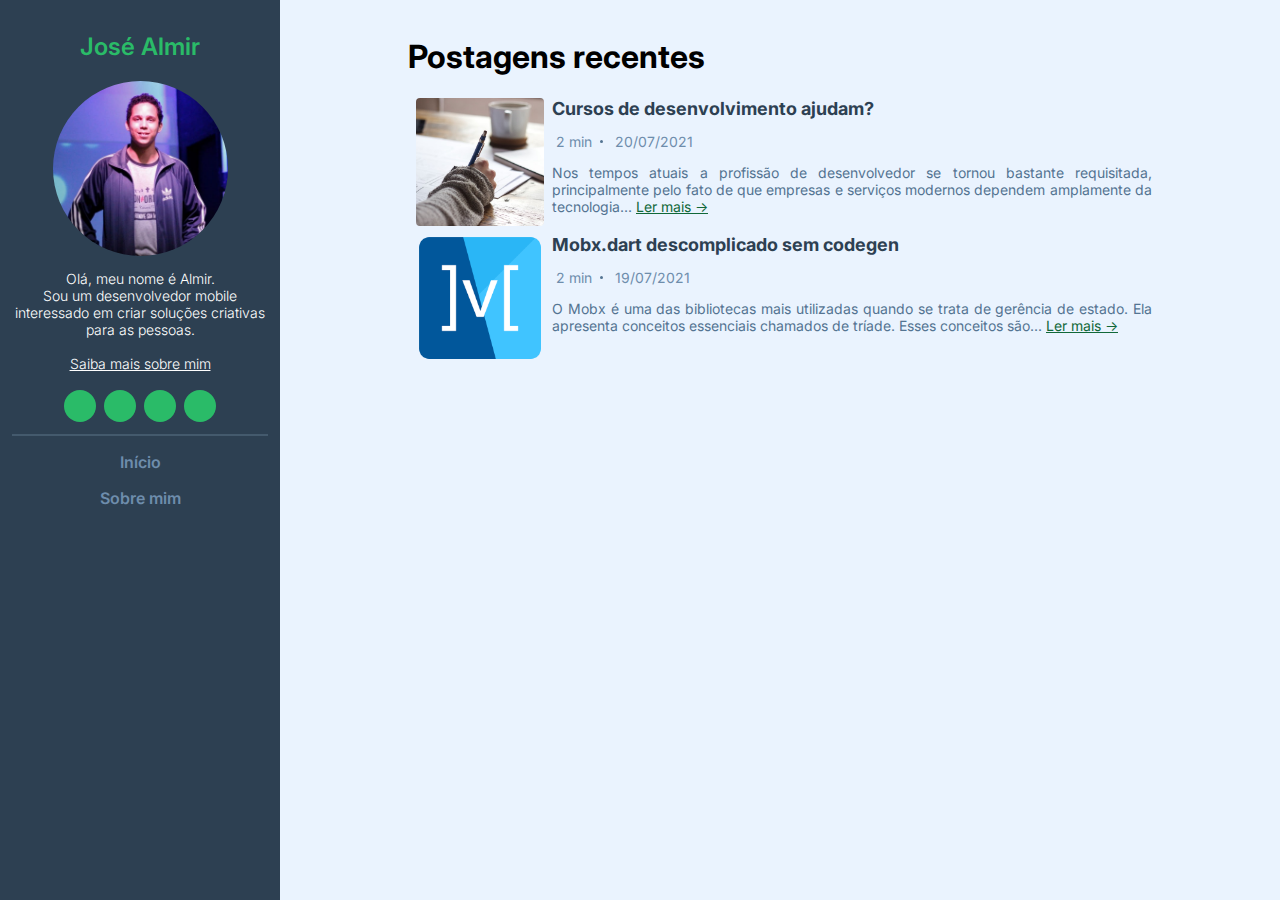
<file: index.html>
<!DOCTYPE html>
<html lang="pt-br">
  <head>
    <meta charset="UTF-8" />
    <meta http-equiv="X-UA-Compatible" content="IE=edge" />
    <meta name="viewport" content="width=device-width, initial-scale=1.0" />
    <link rel="shortcut icon" href="favicon.ico" type="image/x-icon" />
    <link rel="stylesheet" href="styles/main.css" />
    <link
      rel="stylesheet"
      href="https://cdnjs.cloudflare.com/ajax/libs/font-awesome/5.15.3/css/all.min.css"
      integrity="sha512-iBBXm8fW90+nuLcSKlbmrPcLa0OT92xO1BIsZ+ywDWZCvqsWgccV3gFoRBv0z+8dLJgyAHIhR35VZc2oM/gI1w=="
      crossorigin="anonymous"
      referrerpolicy="no-referrer"
    />
    <title>@jrcodev</title>
  </head>
  <body class="content">
    <div class="sidebar-wrapper"></div>
    <div class="navbar-wrapper"></div>

    <main class="main-wrapper">
      <article class="main-content">
        <h1>Postagens recentes</h1>
        <div>
          <div class="post">
            <img
              src="/images/2021-07-20/thumb.jpg"
              style="object-fit: cover"
              alt="Photo by Green Chameleon on Unsplash"
              title="Photo by Green Chameleon on Unsplash"
              height="128px"
              width="128px"
            />
            <div class="post-description">
              <a
                href="2021-07-20-cursos-de-desenvolvimento-ajudam-opiniao.html"
                class="post-title"
                >Cursos de desenvolvimento ajudam?</a
              >
              <div class="article-metadata">
                <div class="time">
                  <i class="fas fa-clock"></i>
                  <p>2 min</p>
                </div>
                <div class="date">
                  <i class="fas fa-calendar-alt"></i>
                  <p>20/07/2021</p>
                </div>
              </div>
              <span class="post-description">
                Nos tempos atuais a profissão de desenvolvedor se tornou
                bastante requisitada, principalmente pelo fato de que empresas e
                serviços modernos dependem amplamente da tecnologia...
              </span>
              <a
                title="Ler mais"
                href="2021-07-20-cursos-de-desenvolvimento-ajudam-opiniao.html"
                class="read-more"
                >Ler mais →</a
              >
            </div>
          </div>
          <div class="post">
            <img
              src="/images/2021-07-19/mobx.png"
              alt="MobX"
              height="128px"
              width="128px"
            />
            <div class="post-description">
              <a
                href="2021-07-19-mobx-descomplicado-sem-codegen.html"
                class="post-title"
                >Mobx.dart descomplicado sem codegen</a
              >
              <div class="article-metadata">
                <div class="time">
                  <i class="fas fa-clock"></i>
                  <p>2 min</p>
                </div>
                <div class="date">
                  <i class="fas fa-calendar-alt"></i>
                  <p>19/07/2021</p>
                </div>
              </div>
              <span class="post-description">
                O Mobx é uma das bibliotecas mais utilizadas quando se trata de
                gerência de estado. Ela apresenta conceitos essenciais chamados
                de tríade. Esses conceitos são...
              </span>
              <a
                title="Ler mais"
                href="2021-07-19-mobx-descomplicado-sem-codegen.html"
                class="read-more"
                >Ler mais →</a
              >
            </div>
          </div>
        </div>
      </article>
    </main>
    <script src="scripts/jquery-3.6.0.min.js"></script>
    <script src="scripts/main.js"></script>
  </body>
</html>
</file>
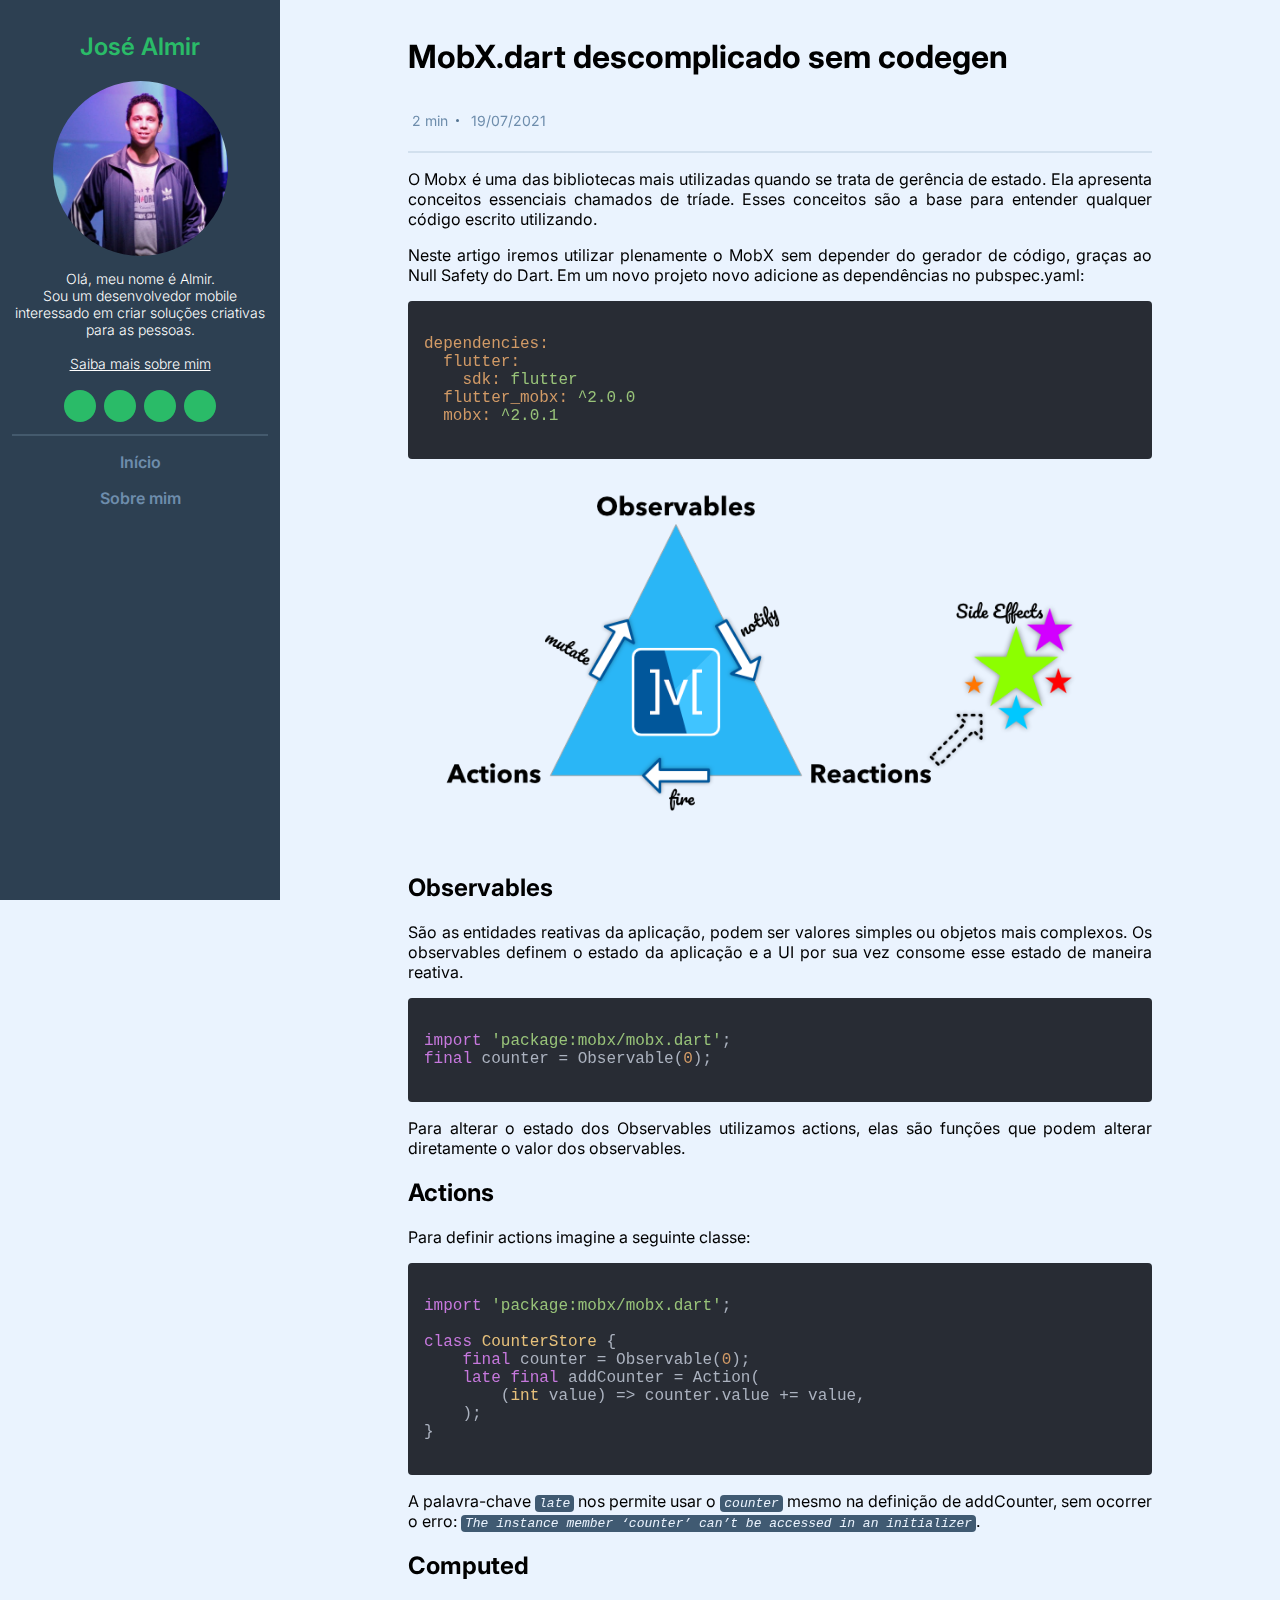
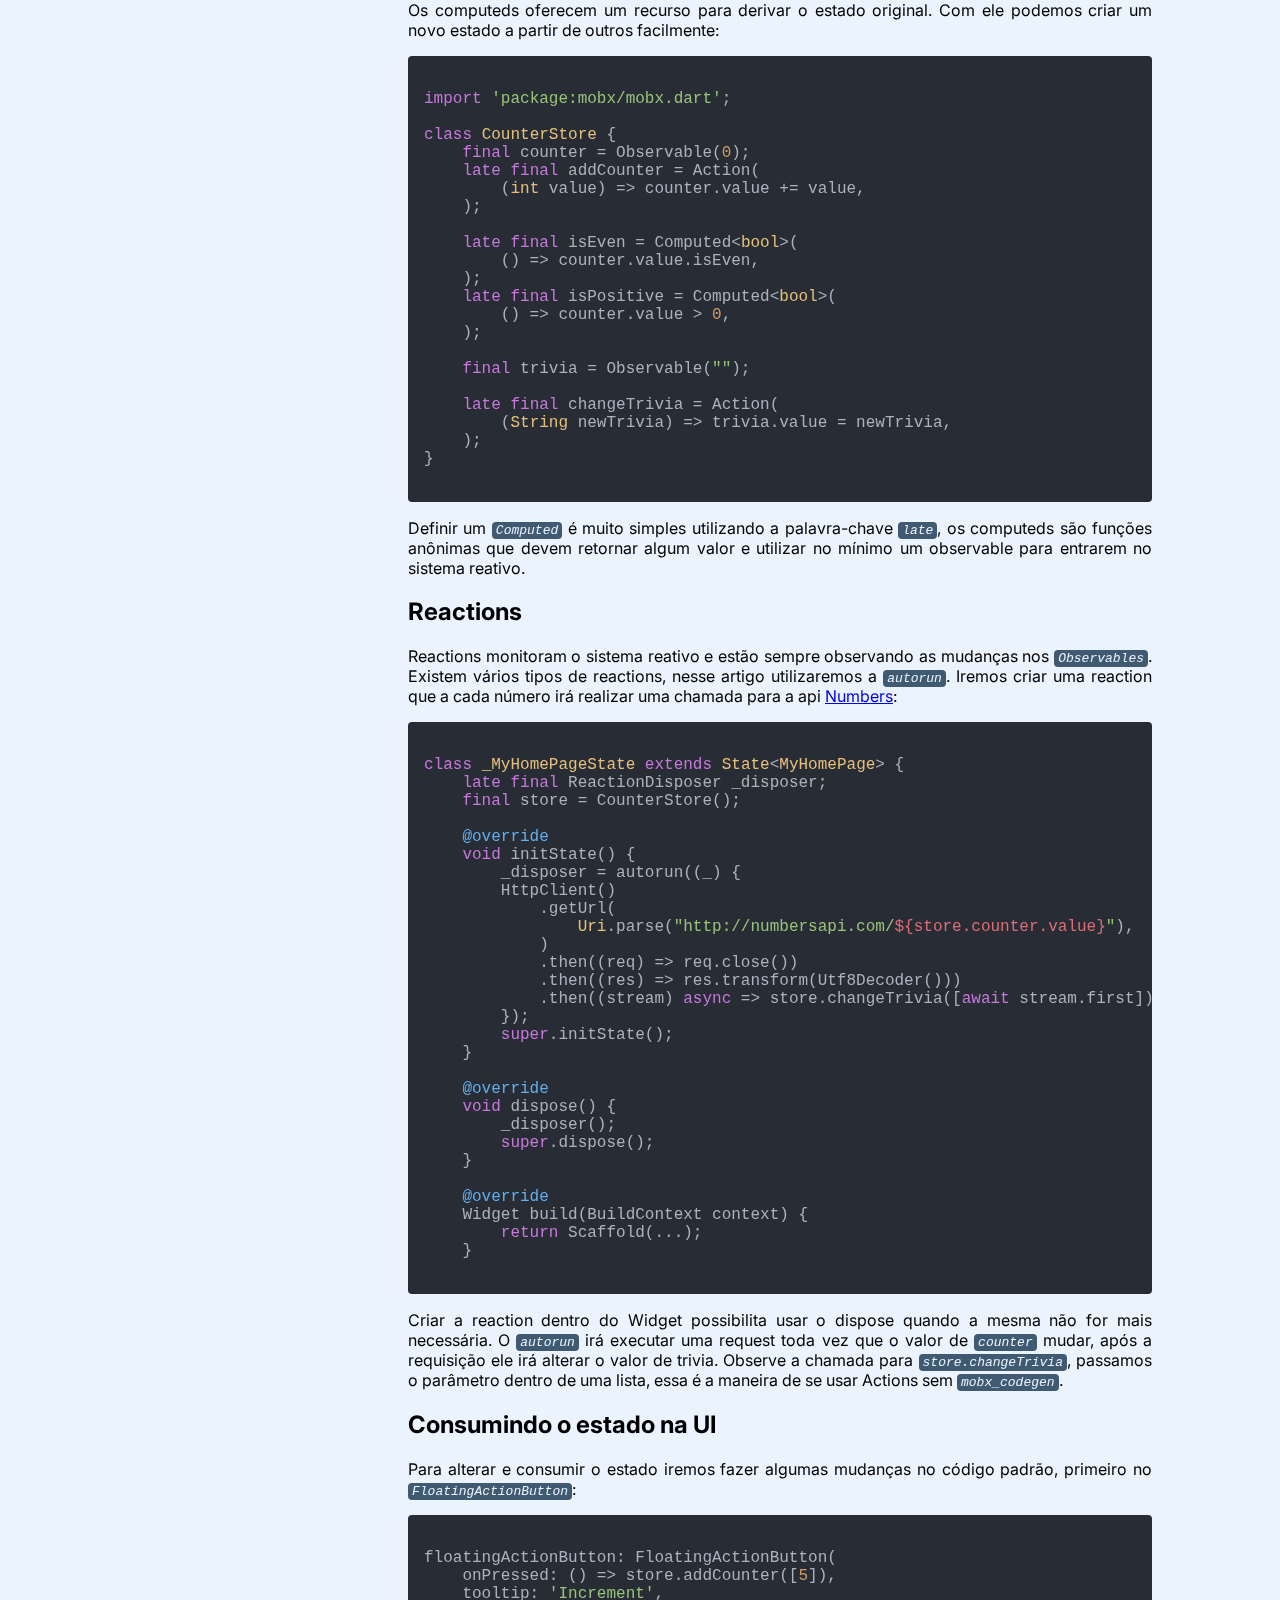
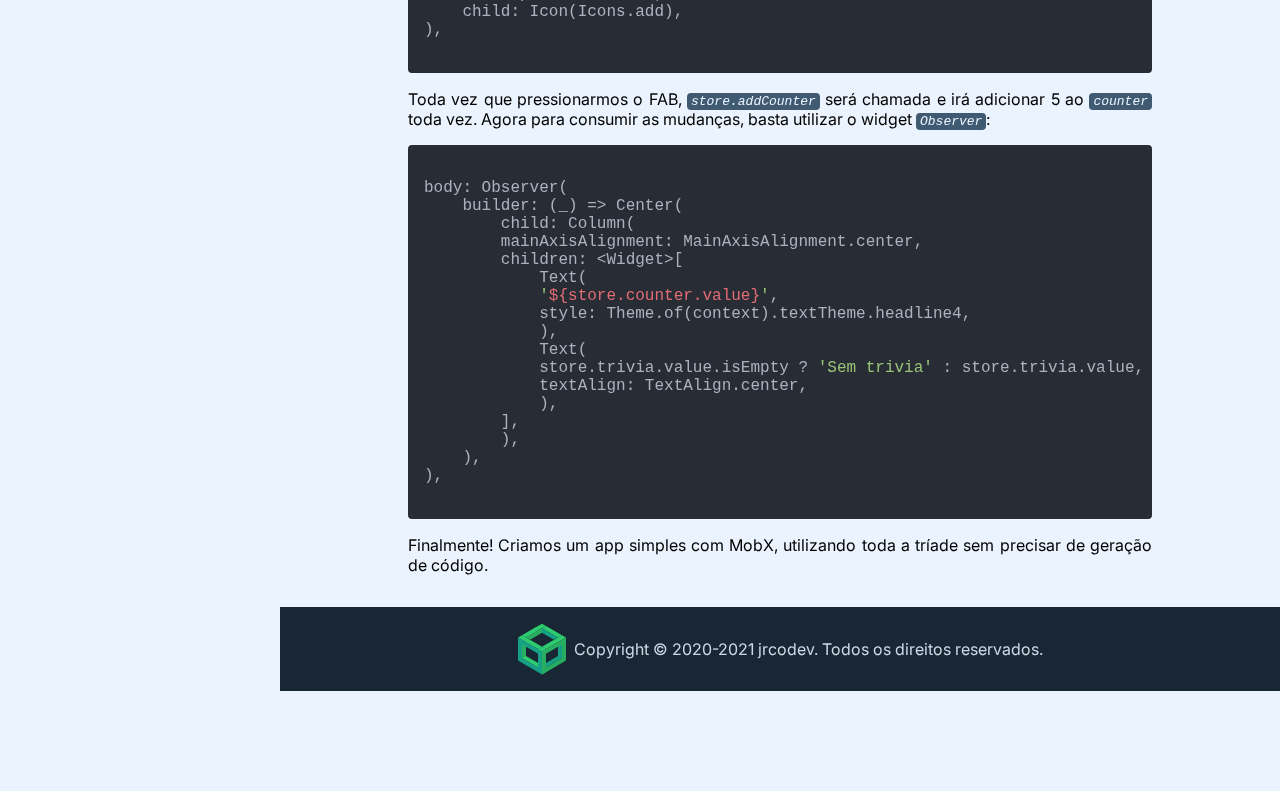
<file: 2021-07-19-mobx-descomplicado-sem-codegen.html>
<!DOCTYPE html>
<html lang="pt-br">
  <head>
    <meta charset="UTF-8" />
    <meta http-equiv="X-UA-Compatible" content="IE=edge" />
    <meta name="viewport" content="width=device-width, initial-scale=1.0" />
    <meta
      name="description"
      content="O Mobx é uma das bibliotecas mais utilizadas quando se trata de
    gerência de estado. Ela apresenta conceitos essenciais chamados de
    tríade. Esses conceitos são a base para entender qualquer código
    escrito utilizando."
    />
    <meta name="keywords" content="mobx,flutter,dart,mobile">
    <link rel="shortcut icon" href="favicon.ico" type="image/x-icon" />
    <link rel="stylesheet" href="styles/main.css" />
    <link
      rel="stylesheet"
      href="https://cdnjs.cloudflare.com/ajax/libs/font-awesome/5.15.3/css/all.min.css"
      integrity="sha512-iBBXm8fW90+nuLcSKlbmrPcLa0OT92xO1BIsZ+ywDWZCvqsWgccV3gFoRBv0z+8dLJgyAHIhR35VZc2oM/gI1w=="
      crossorigin="anonymous"
      referrerpolicy="no-referrer"
    />
    <link rel="stylesheet" href="styles/atom-one-dark.min.css" />
    <title>MobX.dart descomplicado sem codegen - @jrcodev</title>
  </head>
  <body class="content">
    <div class="sidebar-wrapper"></div>
    <div class="navbar-wrapper"></div>
    <main class="main-wrapper">
      <article class="main-content">
        <h1>MobX.dart descomplicado sem codegen</h1>
        <div class="article-metadata">
          <div class="time">
            <i class="fas fa-clock"></i>
            <p>2 min</p>
          </div>
          <div class="date">
            <i class="fas fa-calendar-alt"></i>
            <p>19/07/2021</p>
          </div>
        </div>
        <hr />
        <p>
          O Mobx é uma das bibliotecas mais utilizadas quando se trata de
          gerência de estado. Ela apresenta conceitos essenciais chamados de
          tríade. Esses conceitos são a base para entender qualquer código
          escrito utilizando.
        </p>
        <p>
          Neste artigo iremos utilizar plenamente o MobX sem depender do gerador
          de código, graças ao Null Safety do Dart. Em um novo projeto novo
          adicione as dependências no pubspec.yaml:
        </p>
        <pre><code>
dependencies:
  flutter:
    sdk: flutter
  flutter_mobx: ^2.0.0
  mobx: ^2.0.1
        </code></pre>
        <img
          src="/images/2021-07-19/mobx-triad-1024e4f4e0ff0ce3e27a2da8e36ab3a4.png"
          alt="Mobx Tríade"
          class="image"
        />
        <h2>Observables</h2>
        <p>
          São as entidades reativas da aplicação, podem ser valores simples ou
          objetos mais complexos. Os observables definem o estado da aplicação e
          a UI por sua vez consome esse estado de maneira reativa.
        </p>
        <pre><code class="language-dart">
import 'package:mobx/mobx.dart';
final counter = Observable(0);
        </code></pre>
        <p>
          Para alterar o estado dos Observables utilizamos actions, elas são
          funções que podem alterar diretamente o valor dos observables.
        </p>
        <h2>Actions</h2>
        <p>Para definir actions imagine a seguinte classe:</p>
        <pre><code class="language-dart">
import 'package:mobx/mobx.dart';

class CounterStore {
    final counter = Observable(0);
    late final addCounter = Action(
        (int value) => counter.value += value,
    );
}
        </code></pre>
        <p>
          A palavra-chave <em>late</em> nos permite usar o
          <em>counter</em> mesmo na definição de addCounter, sem ocorrer o erro:
          <em
            >The instance member ‘counter’ can’t be accessed in an
            initializer</em
          >.
        </p>
        <h2>Computed</h2>
        <p>
          Os computeds oferecem um recurso para derivar o estado original. Com
          ele podemos criar um novo estado a partir de outros facilmente:
        </p>
        <pre><code class="language-dart">
import 'package:mobx/mobx.dart';

class CounterStore {
    final counter = Observable(0);
    late final addCounter = Action(
        (int value) => counter.value += value,
    );

    late final isEven = Computed&lt;bool&gt;(
        () => counter.value.isEven,
    );
    late final isPositive = Computed&lt;bool&gt;(
        () => counter.value > 0,
    );
    
    final trivia = Observable("");

    late final changeTrivia = Action(
        (String newTrivia) => trivia.value = newTrivia,
    );
}
        </code></pre>
        <p>
          Definir um <em>Computed</em> é muito simples utilizando a
          palavra-chave <em>late</em>, os computeds são funções anônimas que
          devem retornar algum valor e utilizar no mínimo um observable para
          entrarem no sistema reativo.
        </p>
        <h2>Reactions</h2>
        <p>
          Reactions monitoram o sistema reativo e estão sempre observando as
          mudanças nos <em>Observables</em>. Existem vários tipos de reactions,
          nesse artigo utilizaremos a <em>autorun</em>. Iremos criar uma
          reaction que a cada número irá realizar uma chamada para a api
          <a href="http://numbersapi.com/">Numbers</a>:
        </p>
        <pre><code class="language-dart">
class _MyHomePageState extends State&lt;MyHomePage&gt; {
    late final ReactionDisposer _disposer;
    final store = CounterStore();
    
    @override
    void initState() {
        _disposer = autorun((_) {
        HttpClient()
            .getUrl(
                Uri.parse("http://numbersapi.com/${store.counter.value}"),
            )
            .then((req) => req.close())
            .then((res) => res.transform(Utf8Decoder()))
            .then((stream) async => store.changeTrivia([await stream.first]));
        });
        super.initState();
    }
    
    @override
    void dispose() {
        _disposer();
        super.dispose();
    }
    
    @override
    Widget build(BuildContext context) {
        return Scaffold(...);
    }
        </code></pre>
        <p>
          Criar a reaction dentro do Widget possibilita usar o dispose quando a
          mesma não for mais necessária. O <em>autorun</em> irá executar uma
          request toda vez que o valor de <em>counter</em> mudar, após a
          requisição ele irá alterar o valor de trivia. Observe a chamada para
          <em>store.changeTrivia</em>, passamos o parâmetro dentro de uma lista,
          essa é a maneira de se usar Actions sem <em>mobx_codegen</em>.
        </p>
        <h2>Consumindo o estado na UI</h2>
        <p>
          Para alterar e consumir o estado iremos fazer algumas mudanças no
          código padrão, primeiro no <em>FloatingActionButton</em>:
        </p>
        <pre><code class="language-dart">
floatingActionButton: FloatingActionButton(
    onPressed: () => store.addCounter([5]),
    tooltip: 'Increment',
    child: Icon(Icons.add),
),
        </code></pre>
        <p>
          Toda vez que pressionarmos o FAB, <em>store.addCounter</em> será
          chamada e irá adicionar 5 ao <em>counter</em> toda vez. Agora para
          consumir as mudanças, basta utilizar o widget <em>Observer</em>:
        </p>
        <pre><code class="language-dart">
body: Observer(
    builder: (_) => Center(
        child: Column(
        mainAxisAlignment: MainAxisAlignment.center,
        children: &lt;Widget&gt;[
            Text(
            '${store.counter.value}',
            style: Theme.of(context).textTheme.headline4,
            ),
            Text(
            store.trivia.value.isEmpty ? 'Sem trivia' : store.trivia.value,
            textAlign: TextAlign.center,
            ),
        ],
        ),
    ),
),
        </code></pre>
        <p>
          Finalmente! Criamos um app simples com MobX, utilizando toda a tríade
          sem precisar de geração de código.
        </p>
      </article>
      <div class="footer-wrapper"></div>
    </main>
    <div class="arrow-up-wrapper"></div>
    <script src="scripts/jquery-3.6.0.min.js"></script>
    <script src="scripts/highlight.min.js"></script>
    <script src="scripts/main.js"></script>
    <script>
      hljs.highlightAll();
    </script>
  </body>
</html>
</file>
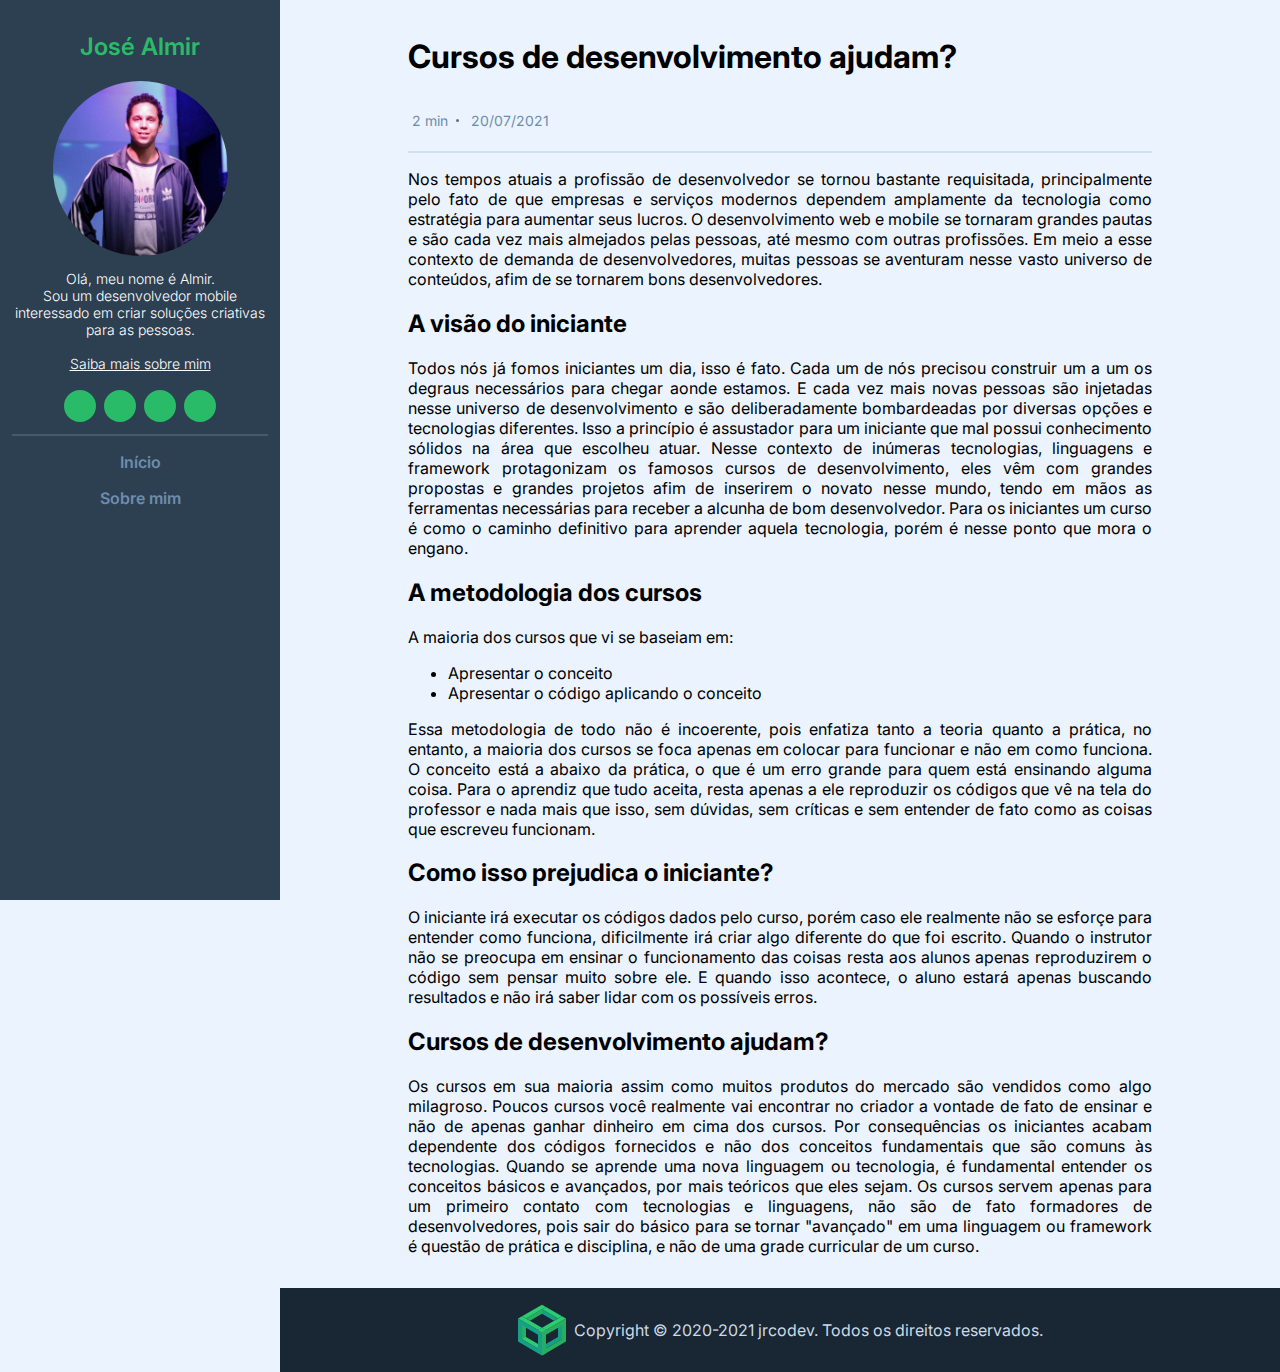
<file: 2021-07-20-cursos-de-desenvolvimento-ajudam-opiniao.html>
<!DOCTYPE html>
<html lang="pt-br">
  <head>
    <meta charset="UTF-8" />
    <meta http-equiv="X-UA-Compatible" content="IE=edge" />
    <meta name="viewport" content="width=device-width, initial-scale=1.0" />
    <link rel="shortcut icon" href="./favicon.ico" type="image/x-icon" />
    <meta
      name="description"
      content="Nos tempos atuais a profissão de desenvolvedor se tornou bastante
    requisitada, principalmente pelo fato de que empresas e serviços
    modernos dependem amplamente da tecnologia como estratégia para
    aumentar seus lucros. O desenvolvimento web e mobile se tornaram
    grandes pautas e são cada vez mais almejados pelas pessoas, até mesmo
    com outras profissões. Em meio a esse contexto de demanda de
    desenvolvedores, muitas pessoas se aventuram nesse vasto universo de
    conteúdos, afim de se tornarem bons desenvolvedores."
    />
    <meta name="keywords" content="cursos,programação,desenvolvimento">
    <link rel="stylesheet" href="styles/main.css" />
    <link
      rel="stylesheet"
      href="https://cdnjs.cloudflare.com/ajax/libs/font-awesome/5.15.3/css/all.min.css"
      integrity="sha512-iBBXm8fW90+nuLcSKlbmrPcLa0OT92xO1BIsZ+ywDWZCvqsWgccV3gFoRBv0z+8dLJgyAHIhR35VZc2oM/gI1w=="
      crossorigin="anonymous"
      referrerpolicy="no-referrer"
    />
    <link rel="stylesheet" href="styles/atom-one-dark.min.css" />
    <title>Cursos de desenvolvimento ajudam? - @jrcodev</title>
  </head>
  <body class="content">
    <div class="sidebar-wrapper"></div>
    <div class="navbar-wrapper"></div>
    <main class="main-wrapper">
      <article class="main-content">
        <h1>Cursos de desenvolvimento ajudam?</h1>
        <div class="article-metadata">
          <div class="time">
            <i class="fas fa-clock"></i>
            <p>2 min</p>
          </div>
          <div class="date">
            <i class="fas fa-calendar-alt"></i>
            <p>20/07/2021</p>
          </div>
        </div>
        <hr />
        <p>
          Nos tempos atuais a profissão de desenvolvedor se tornou bastante
          requisitada, principalmente pelo fato de que empresas e serviços
          modernos dependem amplamente da tecnologia como estratégia para
          aumentar seus lucros. O desenvolvimento web e mobile se tornaram
          grandes pautas e são cada vez mais almejados pelas pessoas, até mesmo
          com outras profissões. Em meio a esse contexto de demanda de
          desenvolvedores, muitas pessoas se aventuram nesse vasto universo de
          conteúdos, afim de se tornarem bons desenvolvedores.
        </p>
        <h2>A visão do iniciante</h2>
        <p>
          Todos nós já fomos iniciantes um dia, isso é fato. Cada um de nós
          precisou construir um a um os degraus necessários para chegar aonde
          estamos. E cada vez mais novas pessoas são injetadas nesse universo de
          desenvolvimento e são deliberadamente bombardeadas por diversas opções
          e tecnologias diferentes. Isso a princípio é assustador para um
          iniciante que mal possui conhecimento sólidos na área que escolheu
          atuar. Nesse contexto de inúmeras tecnologias, linguagens e framework
          protagonizam os famosos cursos de desenvolvimento, eles vêm com
          grandes propostas e grandes projetos afim de inserirem o novato nesse
          mundo, tendo em mãos as ferramentas necessárias para receber a alcunha
          de bom desenvolvedor. Para os iniciantes um curso é como o caminho
          definitivo para aprender aquela tecnologia, porém é nesse ponto que
          mora o engano.
        </p>
        <h2>A metodologia dos cursos</h2>
        <p>A maioria dos cursos que vi se baseiam em:</p>
        <ul>
          <li>Apresentar o conceito</li>
          <li>Apresentar o código aplicando o conceito</li>
        </ul>
        <p>
          Essa metodologia de todo não é incoerente, pois enfatiza tanto a
          teoria quanto a prática, no entanto, a maioria dos cursos se foca
          apenas em colocar para funcionar e não em como funciona. O conceito
          está a abaixo da prática, o que é um erro grande para quem está
          ensinando alguma coisa. Para o aprendiz que tudo aceita, resta apenas
          a ele reproduzir os códigos que vê na tela do professor e nada mais
          que isso, sem dúvidas, sem críticas e sem entender de fato como as
          coisas que escreveu funcionam.
        </p>
        <h2>Como isso prejudica o iniciante?</h2>
        <p>
          O iniciante irá executar os códigos dados pelo curso, porém caso ele
          realmente não se esforçe para entender como funciona, dificilmente irá
          criar algo diferente do que foi escrito. Quando o instrutor não se
          preocupa em ensinar o funcionamento das coisas resta aos alunos apenas
          reproduzirem o código sem pensar muito sobre ele. E quando isso
          acontece, o aluno estará apenas buscando resultados e não irá saber
          lidar com os possíveis erros.
        </p>
        <h2>Cursos de desenvolvimento ajudam?</h2>
        <p>
          Os cursos em sua maioria assim como muitos produtos do mercado são
          vendidos como algo milagroso. Poucos cursos você realmente vai
          encontrar no criador a vontade de fato de ensinar e não de apenas
          ganhar dinheiro em cima dos cursos. Por consequências os iniciantes
          acabam dependente dos códigos fornecidos e não dos conceitos
          fundamentais que são comuns às tecnologias. Quando se aprende uma nova
          linguagem ou tecnologia, é fundamental entender os conceitos básicos e
          avançados, por mais teóricos que eles sejam. Os cursos servem apenas
          para um primeiro contato com tecnologias e linguagens, não são de fato
          formadores de desenvolvedores, pois sair do básico para se tornar
          "avançado" em uma linguagem ou framework é questão de prática e
          disciplina, e não de uma grade curricular de um curso.
        </p>
      </article>
      <div class="footer-wrapper"></div>
    </main>
    <div class="arrow-up-wrapper"></div>
    <script src="scripts/jquery-3.6.0.min.js"></script>
    <script src="scripts/highlight.min.js"></script>
    <script src="scripts/main.js"></script>
    <script>
      hljs.highlightAll();
    </script>
  </body>
</html>
</file>
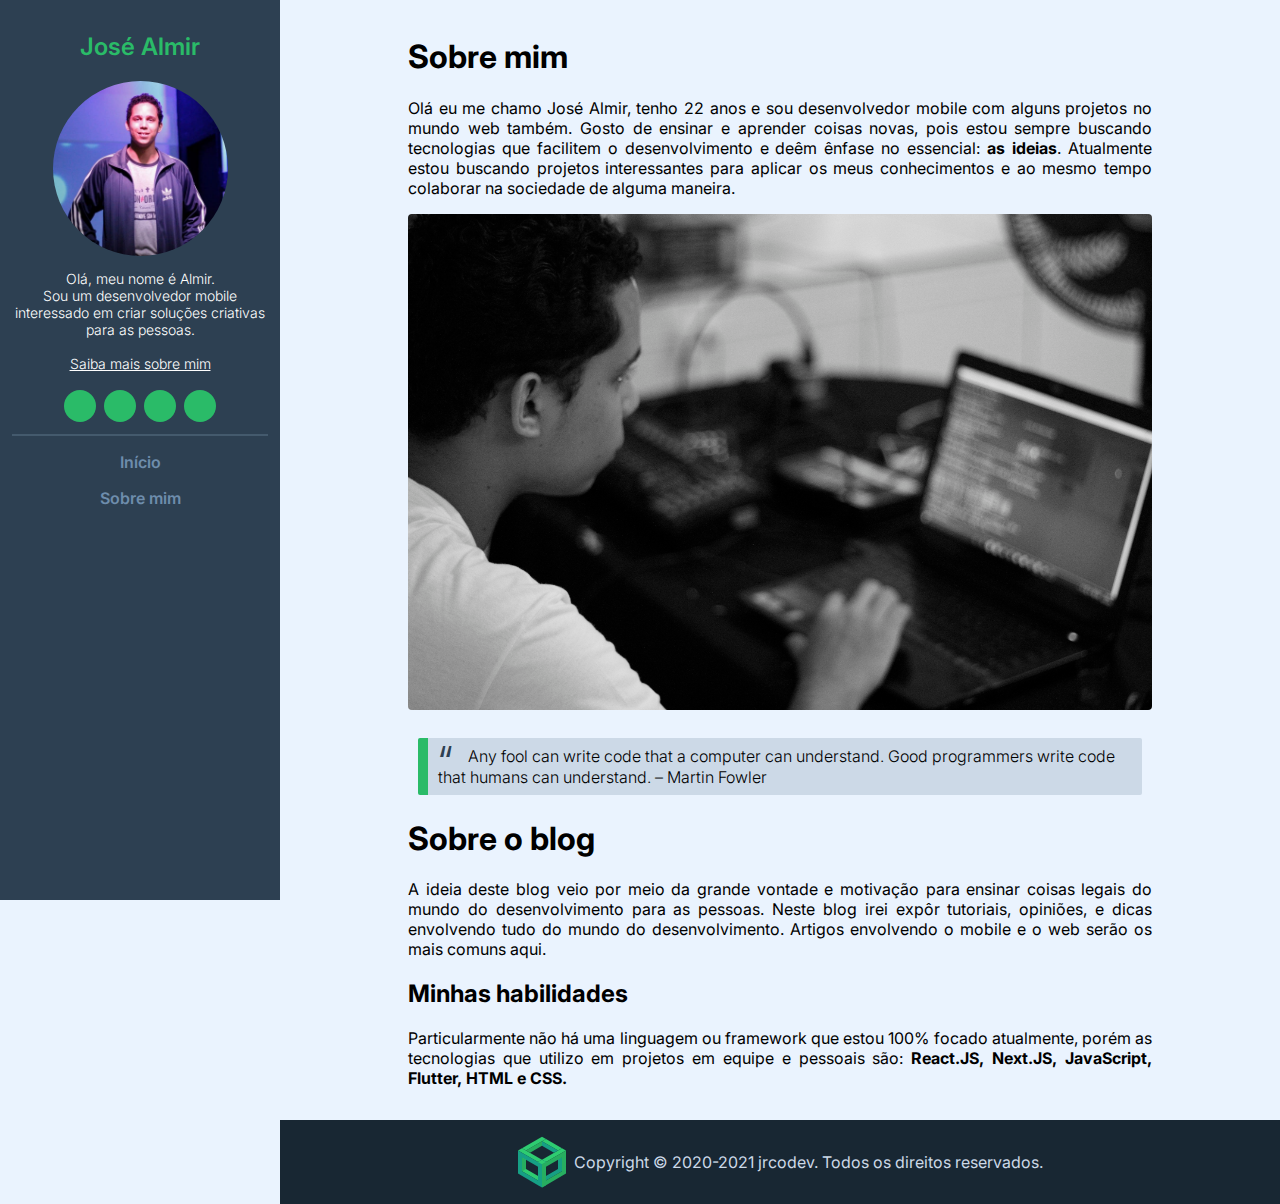
<file: about.html>
<!DOCTYPE html>
<html lang="pt-br">
  <head>
    <meta charset="UTF-8" />
    <meta http-equiv="X-UA-Compatible" content="IE=edge" />
    <meta name="viewport" content="width=device-width, initial-scale=1.0" />
    <link rel="shortcut icon" href="favicon.ico" type="image/x-icon" />
    <link rel="stylesheet" href="styles/main.css" />
    <link
      rel="stylesheet"
      href="https://cdnjs.cloudflare.com/ajax/libs/font-awesome/5.15.3/css/all.min.css"
      integrity="sha512-iBBXm8fW90+nuLcSKlbmrPcLa0OT92xO1BIsZ+ywDWZCvqsWgccV3gFoRBv0z+8dLJgyAHIhR35VZc2oM/gI1w=="
      crossorigin="anonymous"
      referrerpolicy="no-referrer"
    />
    <title>@jrcodev/sobre</title>
  </head>
  <body class="content">
    <div class="sidebar-wrapper"></div>
    <div class="navbar-wrapper"></div>
    <main class="main-wrapper">
      <article class="main-content about-section">
        <h1>Sobre mim</h1>
        <p>
          Olá eu me chamo José Almir, tenho 22 anos e sou desenvolvedor mobile
          com alguns projetos no mundo web também. Gosto de ensinar e aprender
          coisas novas, pois estou sempre buscando tecnologias que facilitem o
          desenvolvimento e deêm ênfase no essencial:
          <strong>as ideias</strong>. Atualmente estou buscando projetos
          interessantes para aplicar os meus conhecimentos e ao mesmo tempo
          colaborar na sociedade de alguma maneira.
        </p>
        <img src="/images/banner2.jpg" alt="Banner" class="image" />
        <blockquote>
          Any fool can write code that a computer can understand. Good
          programmers write code that humans can understand. – Martin Fowler
        </blockquote>
        <h1>Sobre o blog</h1>
        <p>
          A ideia deste blog veio por meio da grande vontade e motivação para
          ensinar coisas legais do mundo do desenvolvimento para as pessoas.
          Neste blog irei expôr tutoriais, opiniões, e dicas envolvendo tudo do
          mundo do desenvolvimento. Artigos envolvendo o mobile e o web serão os
          mais comuns aqui.
        </p>
        <h2>Minhas habilidades</h2>
        <p>
          Particularmente não há uma linguagem ou framework que estou 100%
          focado atualmente, porém as tecnologias que utilizo em projetos em
          equipe e pessoais são:
          <strong>React.JS, Next.JS, JavaScript, Flutter, HTML e CSS.</strong>
        </p>
      </article>

      <div class="footer-wrapper"></div>
    </main>
    <div class="arrow-up-wrapper"></div>
    <script src="scripts/jquery-3.6.0.min.js"></script>
    <script src="scripts/main.js"></script>
  </body>
</html>
</file>
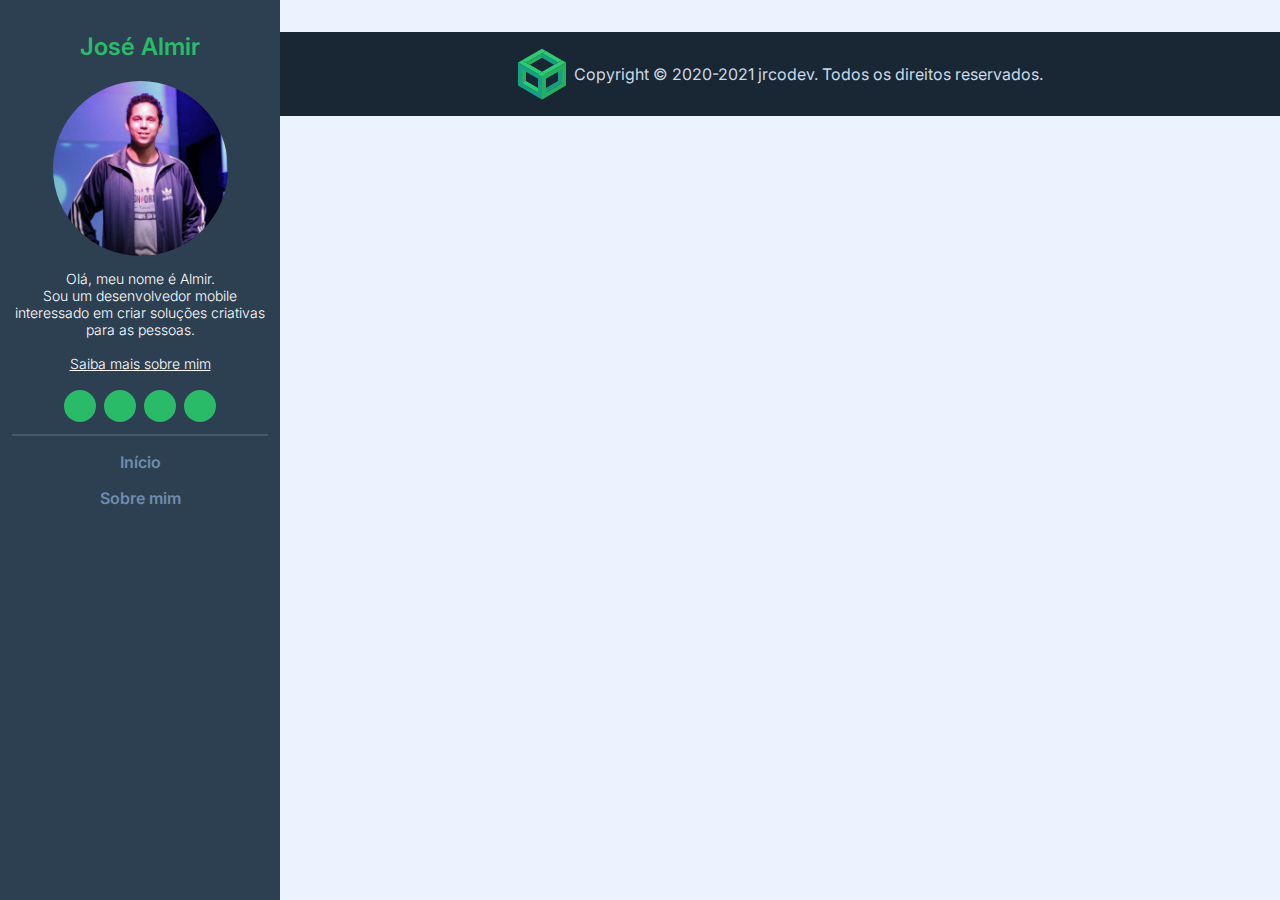
<file: blog-template.html>
<!DOCTYPE html>
<html lang="pt-br">
  <head>
    <meta charset="UTF-8" />
    <meta http-equiv="X-UA-Compatible" content="IE=edge" />
    <meta name="viewport" content="width=device-width, initial-scale=1.0" />
    <link rel="shortcut icon" href="favicon.ico" type="image/x-icon" />
    <link rel="stylesheet" href="styles/main.css" />
    <link
      rel="stylesheet"
      href="https://cdnjs.cloudflare.com/ajax/libs/font-awesome/5.15.3/css/all.min.css"
      integrity="sha512-iBBXm8fW90+nuLcSKlbmrPcLa0OT92xO1BIsZ+ywDWZCvqsWgccV3gFoRBv0z+8dLJgyAHIhR35VZc2oM/gI1w=="
      crossorigin="anonymous"
      referrerpolicy="no-referrer"
    />
    <link rel="stylesheet" href="styles/atom-one-dark.min.css" />
    <title>@jrcodev/blog</title>
  </head>
  <body class="content">
    <div class="sidebar-wrapper"></div>
    <div class="navbar-wrapper"></div>
    <main class="main-wrapper">
      <article class="main-content"></article>
      <div class="footer-wrapper"></div>
    </main>
    <div class="arrow-up-wrapper"></div>
    <script src="scripts/jquery-3.6.0.min.js"></script>
    <script src="scripts/highlight.min.js"></script>
    <script src="scripts/main.js"></script>
    <script>
      hljs.highlightAll();
    </script>
  </body>
</html>
</file>
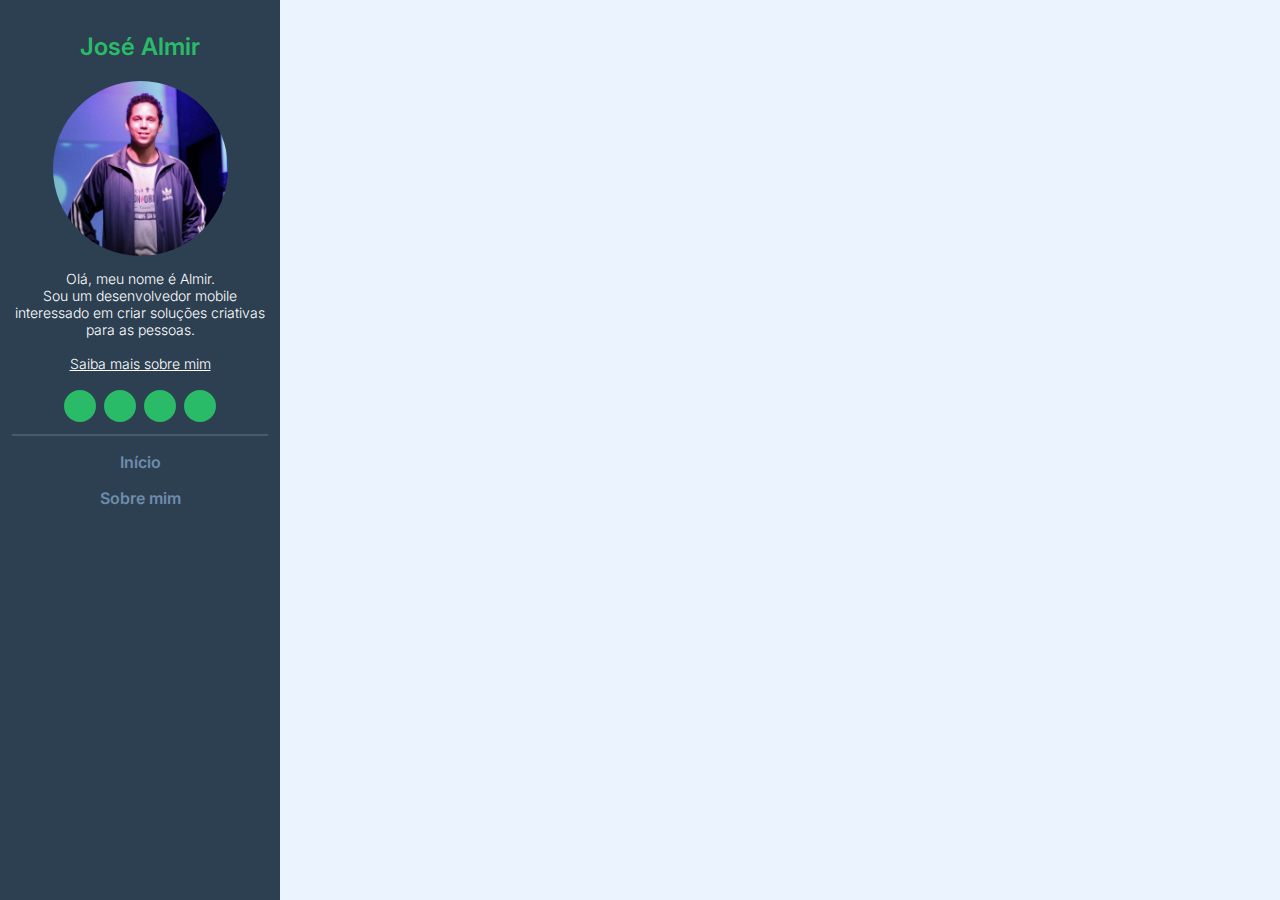
<file: blog.html>
<!DOCTYPE html>
<html lang="pt-br">
  <head>
    <meta charset="UTF-8" />
    <meta http-equiv="X-UA-Compatible" content="IE=edge" />
    <meta name="viewport" content="width=device-width, initial-scale=1.0" />
    <link rel="shortcut icon" href="favicon.ico" type="image/x-icon" />
    <link rel="stylesheet" href="styles/main.css" />
    <link
      rel="stylesheet"
      href="https://cdnjs.cloudflare.com/ajax/libs/font-awesome/5.15.3/css/all.min.css"
      integrity="sha512-iBBXm8fW90+nuLcSKlbmrPcLa0OT92xO1BIsZ+ywDWZCvqsWgccV3gFoRBv0z+8dLJgyAHIhR35VZc2oM/gI1w=="
      crossorigin="anonymous"
      referrerpolicy="no-referrer"
    />
    <title>@jrcodev/blog</title>
  </head>
  <body class="content">
    <div class="sidebar-wrapper"></div>
    <main>
      <div class="navbar-wrapper"></div>
      <article></article>
    </main>
    <script src="scripts/jquery-3.6.0.min.js"></script>
    <script src="scripts/main.js"></script>
  </body>
</html>
</file>
<file: styles/main.css>
@import url("https://fonts.googleapis.com/css2?family=Inter:wght@100;200;300;400;500;600;700;800;900&display=swap");

* {
  box-sizing: border-box;
}

:root {
  --primary-50: #eaf3fe;
  --primary-100: #ccd9e7;
  --primary-200: #adc0d2;
  --primary-300: #8da6bf;
  --primary-400: #6e8dac;
  --primary-500: #547492;
  --primary-600: #405a72;
  --primary-700: #2d4052;
  --primary-800: #182733;
  --primary-900: #010e16;
  --secondary-50: #e0fded;
  --secondary-50: #e0fded;
  --secondary-100: #bcf2d3;
  --secondary-200: #94e9b8;
  --secondary-300: #6bde9c;
  --secondary-400: #44d581;
  --secondary-500: #2abb68;
  --secondary-600: #1e9250;
  --secondary-700: #116839;
  --secondary-800: #053f21;
  --secondary-900: #001706;
}

.content {
  margin: 0;
  padding: 0;
  border: 0;
  font-family: "Inter", sans-serif;
  background-color: var(--primary-50);
}

.sidebar {
  position: fixed;
  width: 280px;
  height: 100vh;
  padding: 12px;
  display: flex;
  flex-direction: column;
  align-items: center;
  background-color: var(--primary-700);
}

.bio {
  font-size: 0.875rem;
  color: white;
  font-weight: 300;
  text-align: center;
}

.bio a {
  color: white;
  text-decoration: underline;
}

.blog-title {
  color: var(--secondary-500);
  text-align: center;
  font-weight: 600;
}

.circle-avatar {
  width: 175px;
  border-radius: 50%;
}

.social-media-links {
  display: flex;
}

.social-media-links .external-link {
  text-decoration: none;
  margin: 4px;
  width: 32px;
  height: 32px;
  display: flex;
  align-items: center;
  justify-content: center;
  color: var(--primary-700);
  background-color: var(--secondary-500);
  border-radius: 50%;
}

.social-media-links .external-link:hover {
  background-color: var(--secondary-600);
}

.navigation {
  display: flex;
  flex-direction: column;
  align-items: center;
}

.navigation a {
  text-decoration: none;
  color: var(--primary-400);
  font-weight: 600;
  padding: 8px 0px;
}

.navigation a:hover {
  color: var(--primary-100);
}

hr {
  width: 100%;
  border: 1px solid var(--primary-300);
  margin: 8px 0px;
  opacity: 0.25;
}

.navbar-wrapper {
  display: flex;
  flex-direction: column;
}

.navbar {
  display: none;
  height: 60px;
  background-color: var(--primary-700);
  align-items: center;
  padding: 8px;
}

.navbar-brand {
  display: flex;
  justify-content: center;
  flex: 1;
}

.navbar-collapse {
  background-color: var(--primary-700);
  display: none;
  flex-direction: column;
  align-items: center;
  padding: 16px 32px;
}

.brand {
  height: 48px;
  position: relative;
  transform: translateX(-25%);
}

.navbar-burger {
  padding: 4px 8px;
  font-size: 18px;
  background-color: var(--primary-800);
  cursor: pointer;
  color: var(--secondary-500);
  border: none;
  border-radius: 4px;
}

em {
  font-family: monospace;
  background: var(--primary-600);
  padding: 1px 4px;
  color: var(--primary-50);
  border-radius: 4px;
}
.image {
  width: 100%;
  border-radius: 4px;
  object-fit: cover;
}
.navbar-burger:hover {
  background-color: var(--primary-600);
}

.about-section {
  text-align: justify;
}

.main-content {
  padding: 16px 128px;
  text-align: justify;
}

.main-wrapper {
  margin-left: 280px;
}

.footer {
  padding: 16px 32px;
  background: var(--primary-800);
  display: flex;
  flex-direction: row;
  justify-content: center;
}

.copyright {
  margin-left: 8px;
  color: var(--primary-100);
  text-align: center;
}

blockquote {
  background: var(--primary-100);
  border-left: 10px solid var(--secondary-500);
  margin: 1.5em 10px;
  padding: 0.5em 10px;
  text-align: left;
  border-radius: 2px;
  font-weight: 300;
}

blockquote:before {
  color: var(--primary-700);
  content: open-quote;
  font-size: 3em;
  line-height: 0.1em;
  margin-right: 0.25em;
  vertical-align: -0.4em;
}

blockquote p {
  display: inline;
}

pre code {
  font-size: 1rem;
  border-radius: 4px;
}

#arrow-up {
  display: none;
  height: 32px;
  width: 32px;
  border-radius: 50%;
  position: fixed;
  bottom: 20px;
  right: 30px;
  z-index: 99;
  border: none;
  outline: none;
  background: var(--secondary-500);
  color: var(--primary-100);
  cursor: pointer !important;
  box-shadow: 0 1px 3px rgba(0, 0, 0, 0.12), 0 1px 2px rgba(0, 0, 0, 0.24);
}

#arrow-up:hover {
  background: var(--secondary-600);
}

.arrow-up-wrapper {
  display: none;
}

.article-metadata {
  color: var(--primary-400);
  font-size: 14px;
  display: flex;
}

.article-metadata .time,
.article-metadata .date {
  display: flex;
  align-items: center;
}

.article-metadata .time i,
.article-metadata .date i {
  margin-right: 4px;
}

.post {
  display: flex;
  flex-direction: row;
  margin: 8px 0;
}
.post-title {
  font-size: 18px;
  font-weight: 700;
  text-decoration: none;
  color: var(--primary-700);
}
.post-description {
  color: var(--primary-500);
  font-size: 14px;
}
.read-more {
  color: var(--secondary-700);
}
.post img {
  margin: 0 8px;
  border-radius: 4px;
}

.post-title:hover {
  text-decoration: underline;
}

.article-metadata .time:after {
  content: "";
  display: inline-block;
  width: 3px;
  height: 3px;
  border-radius: 50%;
  background: var(--primary-500);
  margin-left: 0.5rem;
  margin-right: 0.5rem;
}

@media (max-width: 992px) {
  .sidebar {
    display: none;
  }

  .arrow-up-wrapper {
    display: block;
  }

  .main-wrapper {
    margin-left: 0;
  }

  .content {
    display: block;
  }
  .navbar-expand,
  .navbar {
    display: flex;
  }

  .main-content {
    padding: 16px 64px;
  }
}

@media (max-width: 768px) {
  .main-content {
    padding: 16px 32px;
  }
}

@media (max-width: 576px) {
  .main-content {
    padding: 16px 16px;
  }

  .post {
    flex-direction: column;
    align-items: center;
  }

  .footer {
    flex-direction: column;
    align-items: center;
  }
}
</file>
<file: styles/atom-one-dark.min.css>
pre code.hljs{display:block;overflow-x:auto;padding:1em}code.hljs{padding:3px 5px}.hljs{color:#abb2bf;background:#282c34}.hljs-comment,.hljs-quote{color:#5c6370;font-style:italic}.hljs-doctag,.hljs-formula,.hljs-keyword{color:#c678dd}.hljs-deletion,.hljs-name,.hljs-section,.hljs-selector-tag,.hljs-subst{color:#e06c75}.hljs-literal{color:#56b6c2}.hljs-addition,.hljs-attribute,.hljs-meta .hljs-string,.hljs-regexp,.hljs-string{color:#98c379}.hljs-attr,.hljs-number,.hljs-selector-attr,.hljs-selector-class,.hljs-selector-pseudo,.hljs-template-variable,.hljs-type,.hljs-variable{color:#d19a66}.hljs-bullet,.hljs-link,.hljs-meta,.hljs-selector-id,.hljs-symbol,.hljs-title{color:#61aeee}.hljs-built_in,.hljs-class .hljs-title,.hljs-title.class_{color:#e6c07b}.hljs-emphasis{font-style:italic}.hljs-strong{font-weight:700}.hljs-link{text-decoration:underline}
</file>
